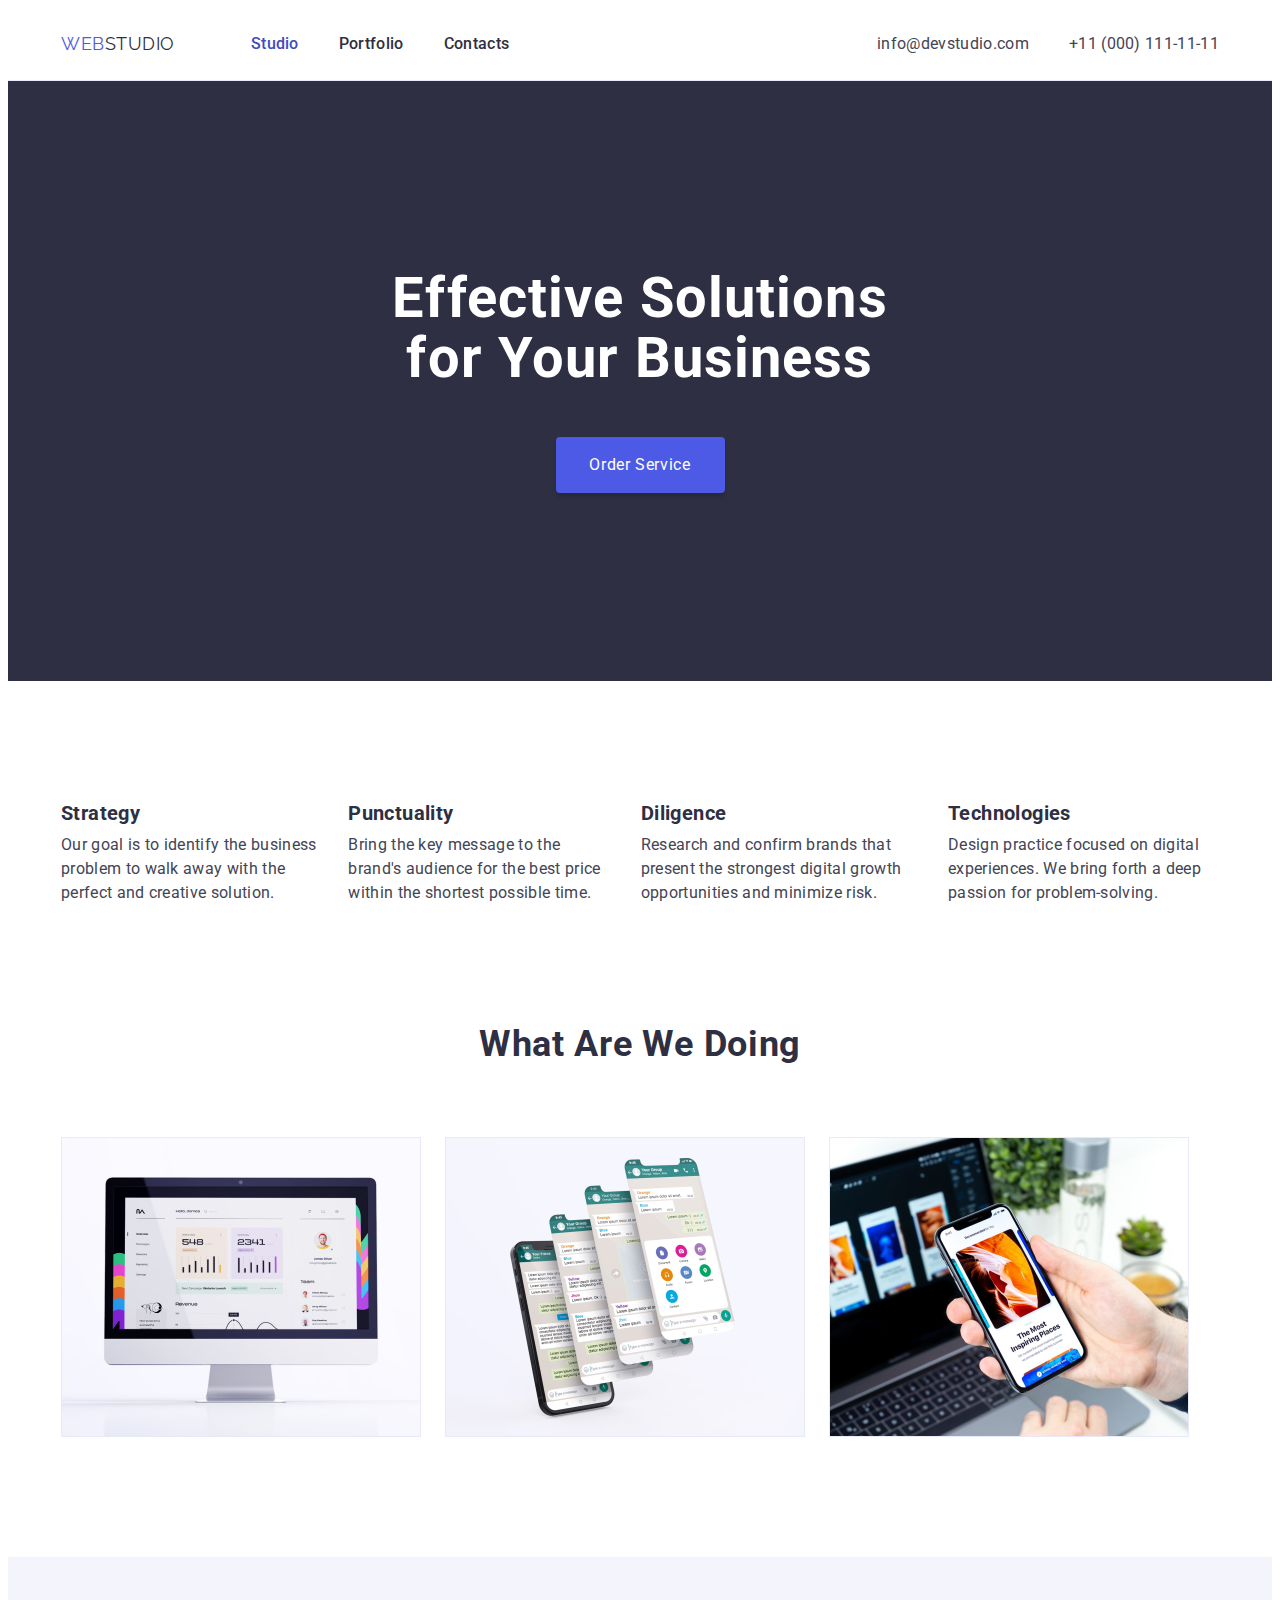
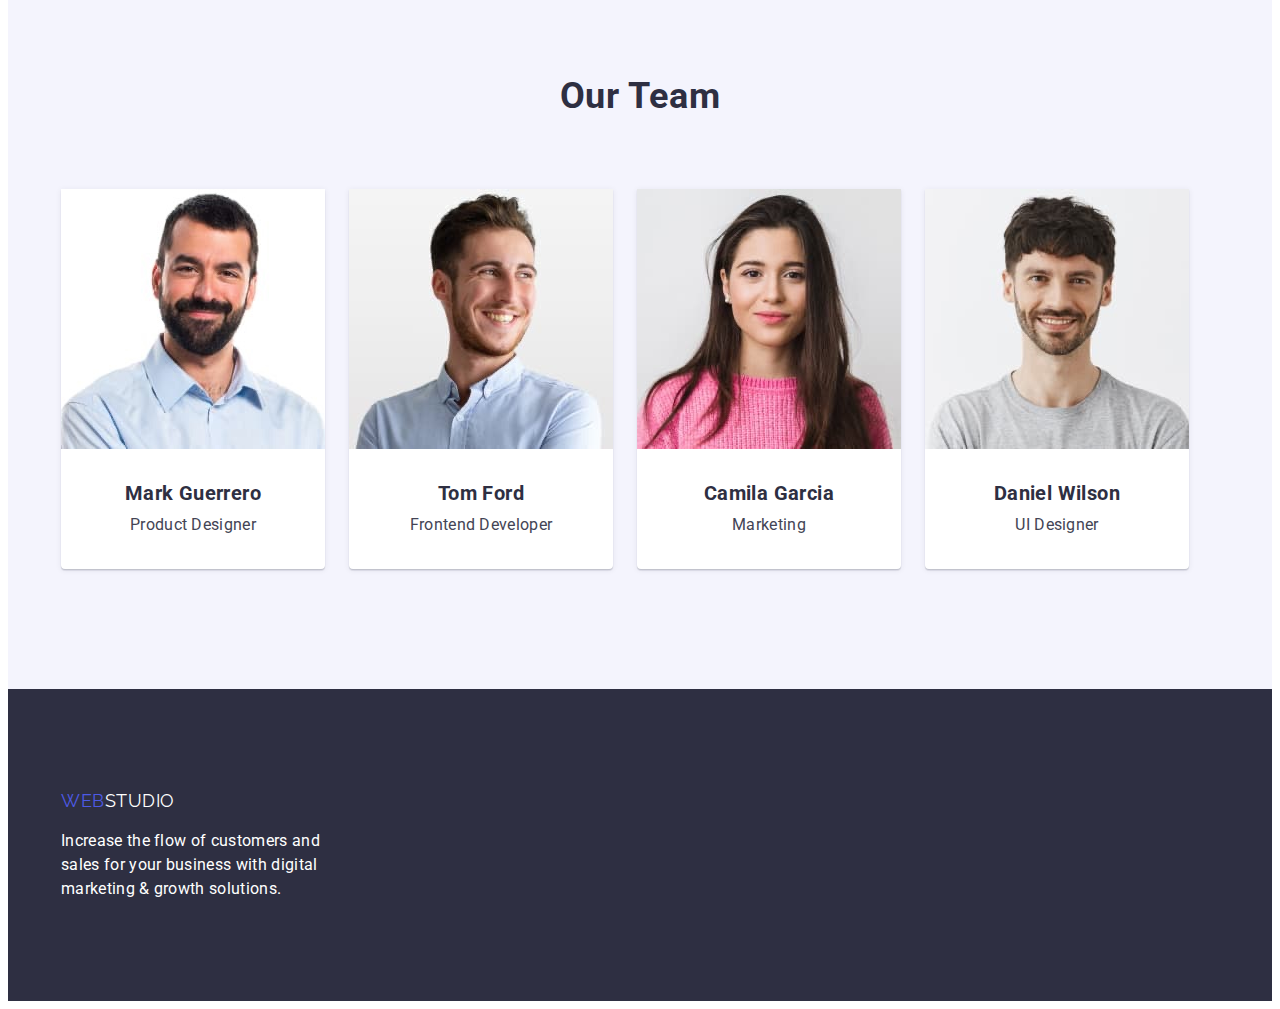
<file: index.html>
<!DOCTYPE html>
<html lang="en">
  <head>
    <meta charset="UTF-8" />
    <meta http-equiv="X-UA-Compatible" content="IE=edge" />
    <meta name="viewport" content="width=device-width, initial-scale=1.0" />
    <title>Document</title>
    <link
      rel="stylesheet"
      href="https://cdnjs.cloudflare.com/ajax/libs/modern-normalize/1.1.0/modern-normalize.min.css"
      integrity="sha512-wpPYUAdjBVSE4KJnH1VR1HeZfpl1ub8YT/NKx4PuQ5NmX2tKuGu6U/JRp5y+Y8XG2tV+wKQpNHVUX03MfMFn9Q=="
      crossorigin="anonymous"
      referrerpolicy="no-referrer"
    />
    <link rel="stylesheet" href="./css/styles.css" />
    <link rel="preconnect" href="https://fonts.googleapis.com" />
    <link rel="preconnect" href="https://fonts.gstatic.com" crossorigin />
    <link
      href="https://fonts.googleapis.com/css2?family=Raleway:wght@800&family=Roboto:wght@400;500;700;900&display=swap"
      rel="stylesheet"
    />
  </head>
  <body>
    <header>
      <div class="container main-nav">
        <nav class="main-nav">
          <a class="logo" href="./index.html"
            ><span class="logo-web">Web</span>Studio</a
          >
          <ul class="list menu">
            <li class="item">
              <a class="menu-list current" href="./index.html">Studio</a>
            </li>
            <li class="item">
              <a class="menu-list" href="./portfolio.html">Portfolio</a>
            </li>
            <li class="item"><a class="menu-list" href="">Contacts</a></li>
          </ul>
        </nav>
        <address class="address">
          <ul class="list">
            <li class="item-contact-nav">
              <a class="contact" href="mailto:info@devstudio.com"
                >info@devstudio.com</a
              >
            </li>
            <li class="item-contact-nav">
              <a class="contact" href="tel:+110001111111"
                >+11 (000) 111-11-11</a
              >
            </li>
          </ul>
        </address>
      </div>
    </header>
    <main>
      <section class="hero">
        <div class="container">
          <h1 class="main-tittle">Effective Solutions for Your Business</h1>
          <button class="btn" type="button">Order Service</button>
        </div>
      </section>
        <section class="section">
          <div class="container">
            <h2 hidden>Features</h2>
            <ul class="list features-list">
              <li class="features-items">
                <h3 class="suptittle">Strategy</h3>
                <p class="general-text">
                  Our goal is to identify the business problem to walk away with
                  the perfect and creative solution.
                </p>
              </li>
              <li class="features-items">
                <h3 class="suptittle">Punctuality</h3>
                <p class="general-text">
                  Bring the key message to the brand's audience for the best
                  price within the shortest possible time.
                </p>
              </li>

              <li class="features-items">
                <h3 class="suptittle">Diligence</h3>
                <p class="general-text">
                  Research and confirm brands that present the strongest digital
                  growth opportunities and minimize risk.
                </p>
              </li>

              <li class="features-items">
                <h3 class="suptittle">Technologies</h3>
                <p class="general-text">
                  Design practice focused on digital experiences. We bring forth
                  a deep passion for problem-solving.
                </p>
              </li>
            </ul>
          </div>
        </section>
        <section class="section do">
          <div class="container">
            <h2 class="tittle">What are we doing</h2>
            <ul class="list">
              <li class="items">
                <img
                  src="./images/dekstop.jpg"
                  width="360"
                  alt="the desktop with analysis"
                />
              </li>
              <li class="items">
                <img
                  src="./images/phone-app.jpg"
                  width="360"
                  alt="mockup of the app"
                />
              </li>
              <li class="items">
                <img
                  src="./images/phone.jpg"
                  width="360"
                  alt="the phone in hands"
                />
              </li>
            </ul>
          </div>
        </section>
      </div>
      <section class="section team">
        <div class="container ">
          <h2 class="tittle">Our Team</h2>
          <ul class="list list-team">
            <li class="items">
              <img
                src="./images/man-beard.jpg"
                width="264"
                alt="the team member forntend developer"
              />
              <div class="container-team-name">
                <h3 class="suptittle">Mark Guerrero</h3>
                <p class="general-text">Product Designer</p>
              </div>
            </li>
            <li class="items">
              <img
                src="./images/smiling-man.jpg"
                width="264"
                alt="the team member marketing"
              />
              <div class="container-team-name">
                <h3 class="suptittle">Tom Ford</h3>
                <p class="general-text">Frontend Developer</p>
              </div>
            </li>
            <li class="items">
              <img
                src="./images/woman.jpg"
                width="264"
                alt="the team member marketing"
              />
              <div class="container-team-name">
                <h3 class="suptittle">Camila Garcia</h3>
                <p class="general-text">Marketing</p>
              </div>
            </li>
            <li class="items">
              <img
                src="./images/boy.jpg"
                width="264"
                alt="the team ui designer"
              />
              <div class="container-team-name">
                <h3 class="suptittle">Daniel Wilson</h3>
                <p class="general-text">UI Designer</p>
              </div>
            </li>
          </ul>
        </div>
      </section>
    </main>
    <footer>
      <div class="container">
        <a class="logo color-white" href="./index.html"
          ><span class="logo-web">Web</span>Studio</a
        >

        <p class="general-text color-white text-footer">
          Increase the flow of customers and sales for your business with
          digital marketing & growth solutions.
        </p>
      </div>
    </footer>
  </body>
</html>
</file>
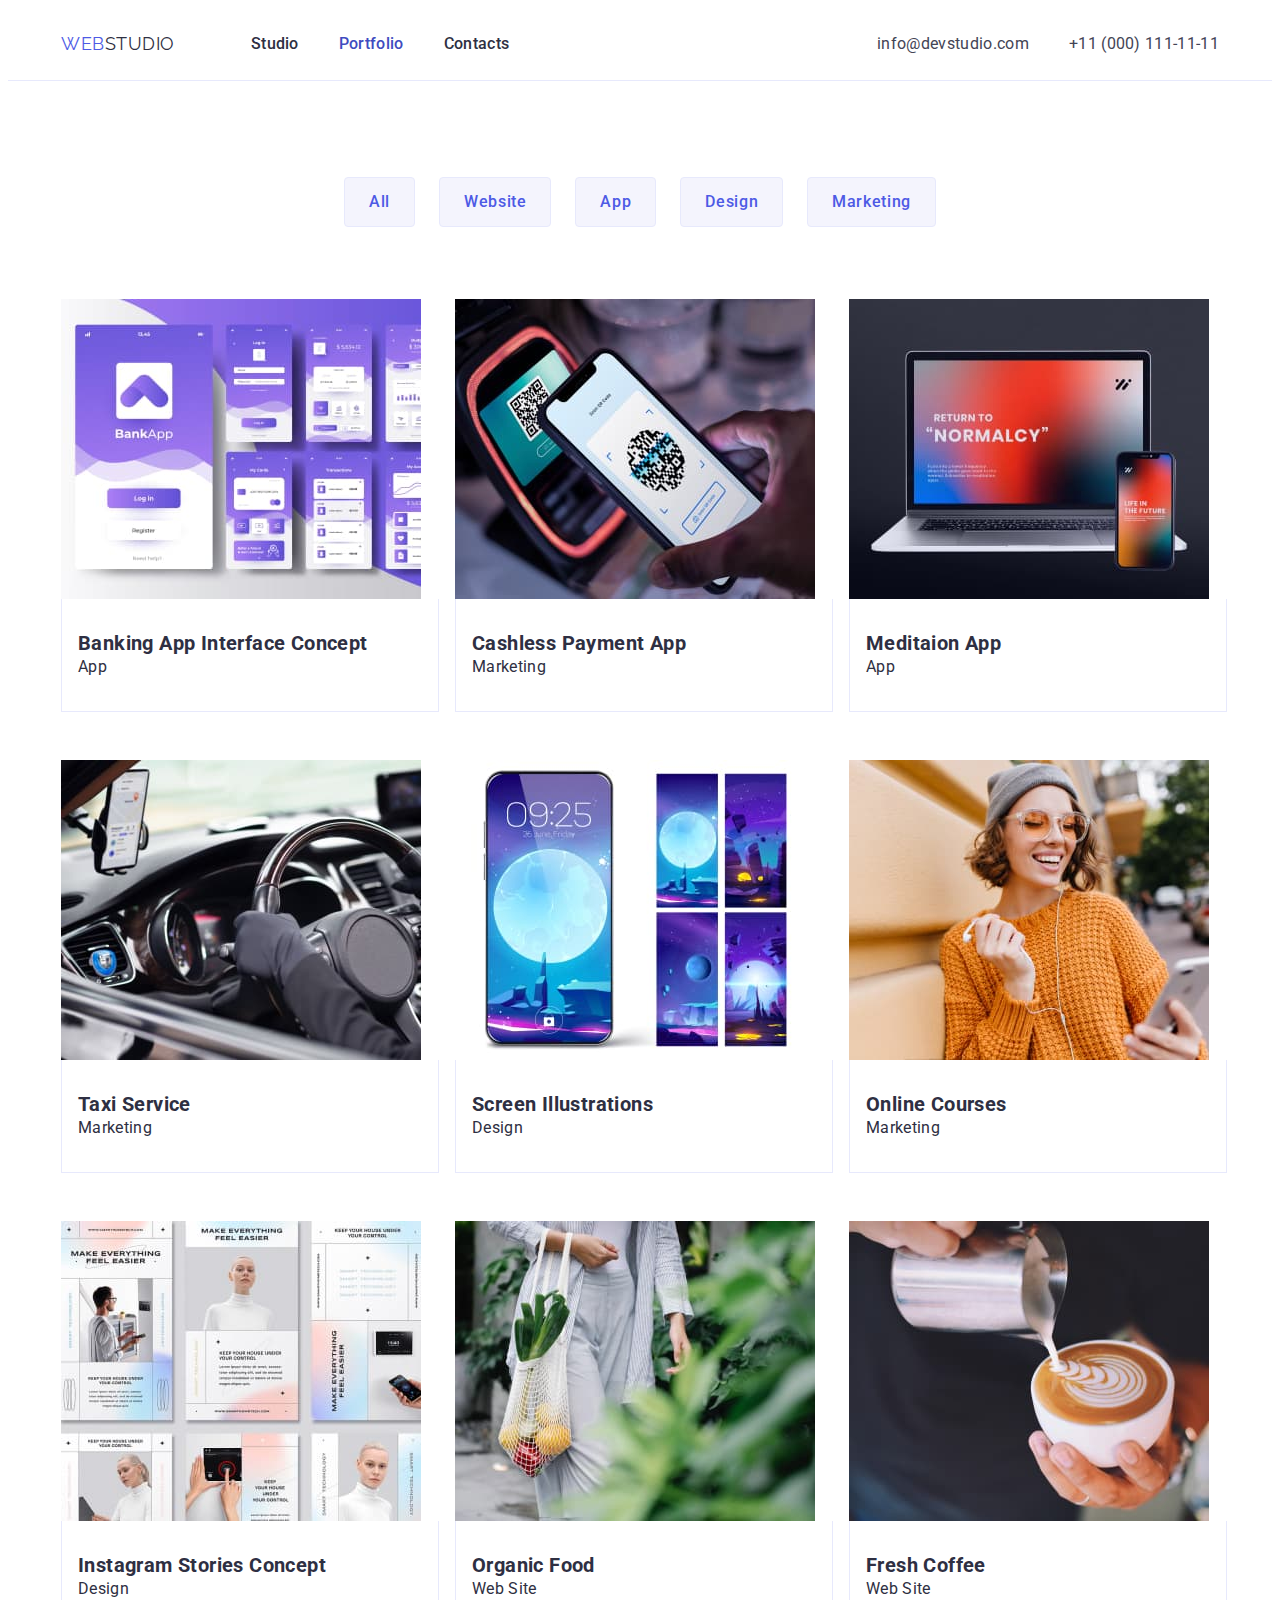
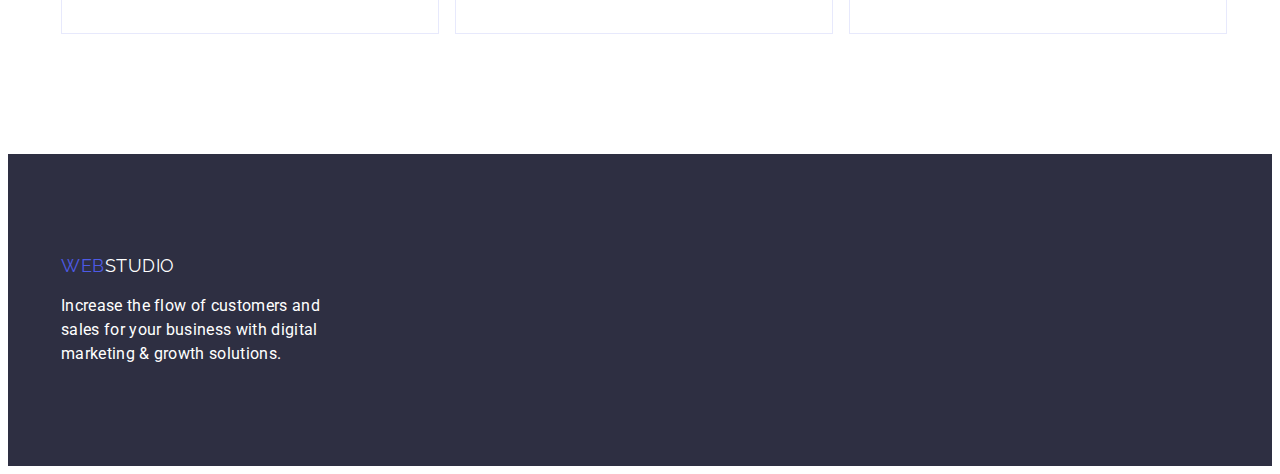
<file: portfolio.html>
<!DOCTYPE html>
<html lang="en">
  <head>
    <meta charset="UTF-8" />
    <meta http-equiv="X-UA-Compatible" content="IE=edge" />
    <meta name="viewport" content="width=device-width, initial-scale=1.0" />
    <title>Document</title>
    <link
      rel="stylesheet"
      href="https://cdnjs.cloudflare.com/ajax/libs/modern-normalize/1.1.0/modern-normalize.min.css"
      integrity="sha512-wpPYUAdjBVSE4KJnH1VR1HeZfpl1ub8YT/NKx4PuQ5NmX2tKuGu6U/JRp5y+Y8XG2tV+wKQpNHVUX03MfMFn9Q=="
      crossorigin="anonymous"
      referrerpolicy="no-referrer"
    />
    <link rel="stylesheet" href="./css/styles.css" />
    <link rel="preconnect" href="https://fonts.googleapis.com" />
    <link rel="preconnect" href="https://fonts.gstatic.com" crossorigin />
    <link
      href="https://fonts.googleapis.com/css2?family=Raleway:wght@800&family=Roboto:wght@400;500;700;900&display=swap"
      rel="stylesheet"
    />
  </head>
  <body>
    <header>
      <div class="container main-nav">
        <nav class="main-nav">
          <a class="logo" href="./index.html"
            ><span class="logo-web">Web</span>Studio</a
          >
          <ul class="list menu">
            <li class="item">
              <a class="menu-list" href="./index.html">Studio</a>
            </li>
            <li class="item">
              <a class="menu-list current" href="./portfolio.html">Portfolio</a>
            </li>
            <li class="item"><a class="menu-list" href="">Contacts</a></li>
          </ul>
        </nav>
        <address class="address">
          <ul class="list">
            <li class="item-contact-nav">
              <a class="contact" href="mailto:info@devstudio.com"
                >info@devstudio.com</a
              >
            </li>
            <li class="item-contact-nav">
              <a class="contact" href="tel:+110001111111"
                >+11 (000) 111-11-11</a
              >
            </li>
          </ul>
        </address>
      </div>
    </header>
    <main>
      <section class="portfolio-section">
        <div class="container">
          <ul class="btn-portfolio">
            <li class="nav-portfolio">
              <button class="list-btn-portfolio" type="button">All</button>
            </li>
            <li class="nav-portfolio">
              <button class="list-btn-portfolio" type="button">Website</button>
            </li>
            <li class="nav-portfolio">
              <button class="list-btn-portfolio" type="button">App</button>
            </li>
            <li class="nav-portfolio">
              <button class="list-btn-portfolio" type="button">Design</button>
            </li>
            <li class="nav-portfolio">
              <button class="list-btn-portfolio" type="button">
                Marketing
              </button>
            </li>
          </ul>
          <ul class="portfolio-ex">
            <li class="items">
              <a href="">
                <img
                  src="./images/bank.jpg"
                  alt="Banking App Interface Concept"
                  width="360"
                  height="300"
                />
                <div class="container-portfolio-text">
                  <h2 class="tittle-portfolio">
                    Banking App Interface Concept
                  </h2>
                  <p class="descr-portfolio">App</p>
                </div>
              </a>
            </li>
            <li class="items">
              <a href="">
                <img
                  src="./images/cashless.jpg"
                  alt="Cashless Payment App"
                  width="360"
                  height="300"
                />
                <div class="container-portfolio-text">
                  <h2 class="tittle-portfolio">Cashless Payment App</h2>
                  <p class="descr-portfolio">Marketing</p>
                </div>
              </a>
            </li>
            <li class="items">
              <a href="">
                <img
                  src="./images/meditation.jpg"
                  alt="Meditaion App"
                  width="360"
                  height="300"
                />
                <div class="container-portfolio-text">
                  <h2 class="tittle-portfolio">Meditaion App</h2>
                  <p class="descr-portfolio">App</p>
                </div>
              </a>
            </li>
            <li class="items">
              <a href="">
                <img
                  src="./images/taxi.jpg"
                  alt="Taxi Service"
                  width="360"
                  height="300"
                />
                <div class="container-portfolio-text">
                  <h2 class="tittle-portfolio">Taxi Service</h2>
                  <p class="descr-portfolio">Marketing</p>
                </div>
              </a>
            </li>
            <li class="items">
              <a href="">
                <img
                  src="./images/screen-illustrations.jpg"
                  alt="Screen Illustrations"
                  width="360"
                  height="300"
                />
                <div class="container-portfolio-text">
                  <h2 class="tittle-portfolio">Screen Illustrations</h2>
                  <p class="descr-portfolio">Design</p>
                </div>
              </a>
            </li>
            <li class="items">
              <a href="">
                <img
                  src="./images/courses.jpg"
                  alt="Online courses"
                  width="360"
                  height="300"
                />
                <div class="container-portfolio-text">
                  <h2 class="tittle-portfolio">Online Courses</h2>
                  <p class="descr-portfolio">Marketing</p>
                </div>
              </a>
            </li>
            <li class="items">
              <a href="">
                <img
                  src="./images/instagram-stories.jpg"
                  alt="Instagram Stories Concept"
                  width="360"
                  height="300"
                />
                <div class="container-portfolio-text">
                  <h2 class="tittle-portfolio">Instagram Stories Concept</h2>
                  <p class="descr-portfolio">Design</p>
                </div>
              </a>
            </li>
            <li class="items">
              <a href="">
                <img
                  src="./images/organic-food.jpg"
                  alt="Organic food"
                  width="360"
                  height="300"
                />

                <div class="container-portfolio-text">
                  <h2 class="tittle-portfolio">Organic Food</h2>
                  <p class="descr-portfolio">Web Site</p>
                </div>
              </a>
            </li>
            <li class="items">
              <a href="">
                <img
                  src="./images/coffe.jpg"
                  alt="Fresh coffee with milk"
                  width="360"
                  height="300"
                />
                <div class="container-portfolio-text">
                  <h2 class="tittle-portfolio">Fresh Coffee</h2>
                  <p class="descr-portfolio">Web Site</p>
                </div>
              </a>
            </li>
          </ul>
        </div>
      </section>
    </main>
    <footer>
      <div class="container section-footer">
        <a class="logo color-white" href="./index.html"
          ><span class="logo-web">Web</span>Studio</a
        >

        <p class="general-text color-white text-footer">
          Increase the flow of customers and sales for your business with
          digital marketing & growth solutions.
        </p>
      </div>
    </footer>
  </body>
</html>
</file>
<file: css/styles.css>
body {
    font-family:'Roboto', sans-serif; ;
    color: #2E2F42;
}

:root {
    --main-color: #2E2F42;
    --white-color: #fff;
    --second-color: #4D5AE5;
    --hover-btn-color: #404BBF;
    --general-color: #434455;
    --background-color: #F4F4FD;
    --border-color: #E7E9FC;
    
}

/* ======================= GLOBAL ======================= */

h1,h2,h3,h4,h5,h6, p {
    margin: 0;
}

ul {
    list-style: none;
    margin: 0;
    padding: 0;
}

a {
    text-decoration: none;
}

footer {
    background-color: var(--main-color);
    padding-top: 100px;
     padding-bottom: 100px;
}

header {
    border-bottom: 1px solid var(--border-color);;
}

img {
    display: block;
}

.section {
    padding-top: 120px;
}

/* ======================= /GLOBAL ======================= */

.container {
    margin-left: auto;
    margin-right: auto;
    width: 1158px;
    padding-left: 15px;
    padding-right: 15px;
}

.main-nav {
    display: flex;
    align-items: center;
}



.menu {
    display: flex;
    margin-left: 76px;

}

.menu .item:not(:last-child) {
    margin-right: 40px;
}

.logo {
    font-family: 'Raleway',sans-serif;
    font-size: 18px;
    line-height: 1.33;
    letter-spacing: 0.03em;
    text-transform: uppercase;
    color: var(--main-color)
}

.logo-web {
    color: var(--second-color);
}

.menu-list {
    display: block;
    padding-top: 24px;
    padding-bottom: 24px;

    font-size: 16px;
    font-weight: 500;
    line-height: 1.5;
    letter-spacing: 0.02em;
    color: var(--main-color);

}

.menu-list:hover,
.menu-list:focus {
    color: var(--second-color);
}

.menu .menu-list.current {
    color: var(--hover-btn-color);
}

.address .list {
    display: flex;
}

.address {
    margin-left: auto;
}

.list .item-contact-nav + .item-contact-nav {
    margin-left: 40px;
}


.contact {
    font-size: 16px;
    line-height: 1.5;
    letter-spacing: 0.02em;
    color: var(--general-color);
    font-style: normal;
    
    
}

.contact:hover,
.contact:focus {
    color: var(--second-color);
}

.main-tittle {
    margin-left: auto;
    margin-right: auto;

    margin-bottom: 48px;
    font-size: 56px;
    line-height: 1.07;
    letter-spacing: 0.02em;
    color: var(--white-color);
    width: 496px;
}

.suptittle {
    font-size: 20px;
    line-height: 1.2;
    letter-spacing: 0.02em;

}

.general-text {
    font-size: 16px;
    line-height: 1.5;
    letter-spacing: 0.02em;
    color: var(--general-color);
}

.text-footer {
    margin-top: 16px;
    max-width: 264px;
    
}

.tittle{
    font-size: 36px;
    line-height: 1.11;
    text-align: center;
    letter-spacing: 0.02em;
    text-transform: capitalize;
}

.color-white {
    color: var(--white-color);
}





/* =======================PAGE 1 ======================= */

.hero {
    background-color: var(--main-color);
    text-align: center;
    padding-top: 188px;
    padding-bottom: 188px;
}


.btn {
    text-align: center;
    font-size: 16px;
    font-family: inherit;
    line-height: 1.5;
    letter-spacing: 0.04em;
    color: var(--white-color);
    padding: 16px 32px;
    min-width: 169px;
    background: var(--second-color);
    box-shadow: 0px 4px 4px rgba(0, 0, 0, 0.15);
    border-radius: 4px;
    border: none;
    cursor: pointer;     
}

.btn:hover,
.btn:focus {
    background-color: var(--hover-btn-color);
    box-shadow: 0px 4px 4px rgba(0, 0, 0, 0.15);
    border-radius: 4px;
}

.features-list {
    display: flex;
}

.features-list .features-items:not(:last-child) {
    margin-right: 24px;
    
}

.suptittle {
    margin-bottom: 8px;
}

.tittle {
    margin-bottom: 72px;
}

.do {
  padding-bottom: 120px;
}

.do .list {
    display: flex;
}

.do .items:not(:last-child) {
    margin-right: 24px; 
}


.team {
    background-color: var(--background-color);
     padding-bottom: 120px;
}

.list-team {
    display: flex;
}

.list-team .items {
    text-align: center;
    background-color: var(--white-color);
    box-shadow: 0px 1px 6px rgba(46, 47, 66, 0.08), 0px 1px 1px rgba(46, 47, 66, 0.16), 0px 2px 1px rgba(46, 47, 66, 0.08);
    border-radius: 0px 0px 4px 4px;
}

.list-team .items + .items {
    margin-left: 24px;
} 

.container-team-name {
    padding-top: 32px;
    padding-bottom: 32px;
}

/* =======================PAGE /1 ======================= */
/* =======================PAGE 2 ======================= */

.portfolio-section {
    padding-top: 96px;
    padding-bottom: 120px;
}

.btn-portfolio {
    display: flex;
    justify-content: center;
    margin-bottom: 72px;

}

.btn-portfolio .nav-portfolio + .nav-portfolio {
    margin-left: 24px;
}

.list-btn-portfolio {
    font-size: 16px;
    font-weight: 500;
    font-family: inherit;
    line-height: 1.5;
    letter-spacing: 0.04em;
    color: var(--second-color);
    background-color: var(--background-color);
    border: 1px solid var(--border-color);
    border-radius: 4px;
    padding: 12px 24px;
    cursor: pointer;
}

.list-btn-portfolio:hover,
.list-btn-portfolio:focus {
    background-color: var(--hover-btn-color);
    color: var(--white-color);
    box-shadow: 0px 3px 1px rgba(0, 0, 0, 0.1), 0px 2px 1px rgba(0, 0, 0, 0.08), 0px 2px 2px rgba(0, 0, 0, 0.12);
    border-radius: 4px;
}

.portfolio-ex {
    display: flex;
    flex-wrap: wrap;

}


.portfolio-ex .items {
    margin-left: 24px;
    margin-bottom: 48px;
    width: calc((100% - 48px)/ 3);
    
}

.portfolio-ex .items:nth-child(3n+1) {
    margin-left: 0;
}

.portfolio-ex .items:nth-last-child(-n+3) {
    margin-bottom: 0;
}

.container-portfolio-text {
    text-align: left;
    padding-left: 16px;
    padding-top: 32px;
    padding-bottom: 32px;
    border-right: 1px solid var(--border-color);
    border-left: 1px solid var(--border-color);
    border-bottom: 1px solid var(--border-color);
    min-width: 360px;

}

.tittle-portfolio {
    font-size: 20px;
    line-height: 1.2;
    letter-spacing: 0.02em;
    color: var(--main-color);
}

.descr-portfolio {
    font-size: 16px;
    line-height: 1.5;
    letter-spacing: 0.02em;
    color: var(--main-color);
}

/* =======================PAGE /2 ======================= */
</file>
